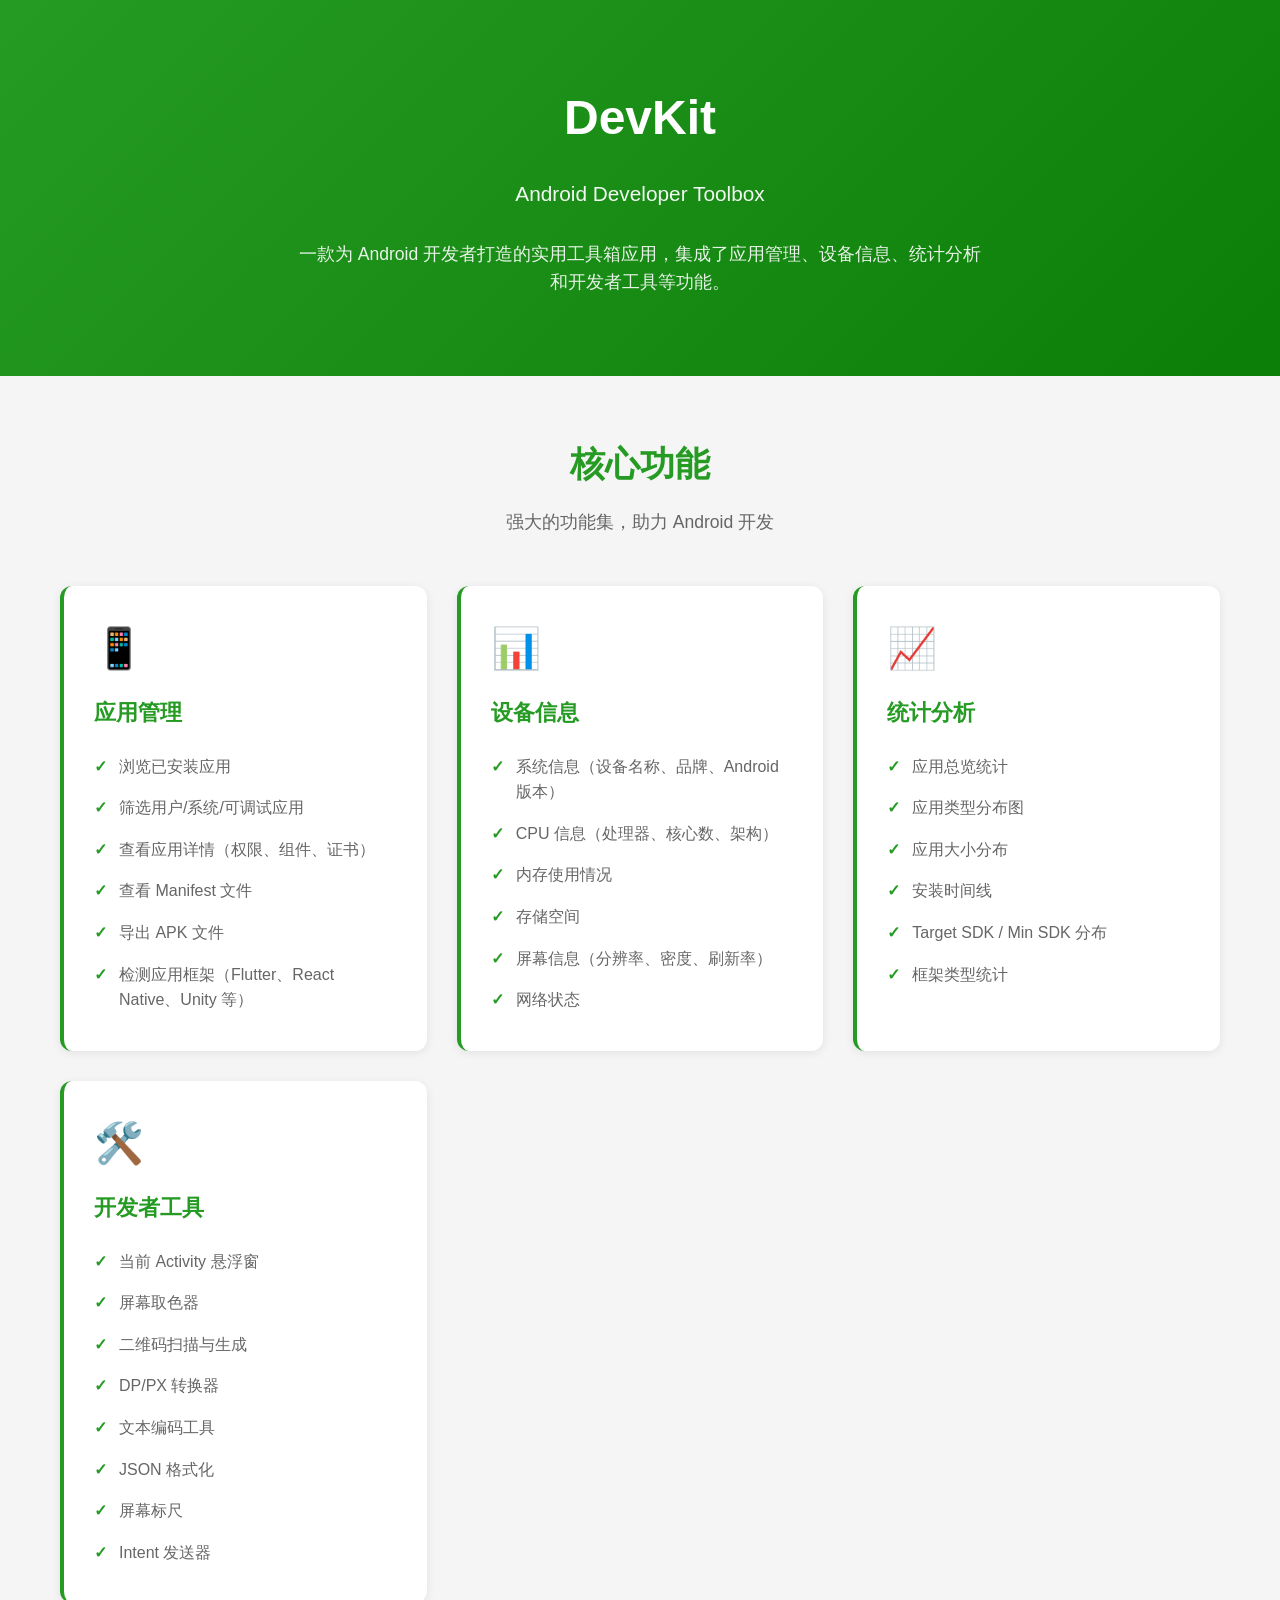
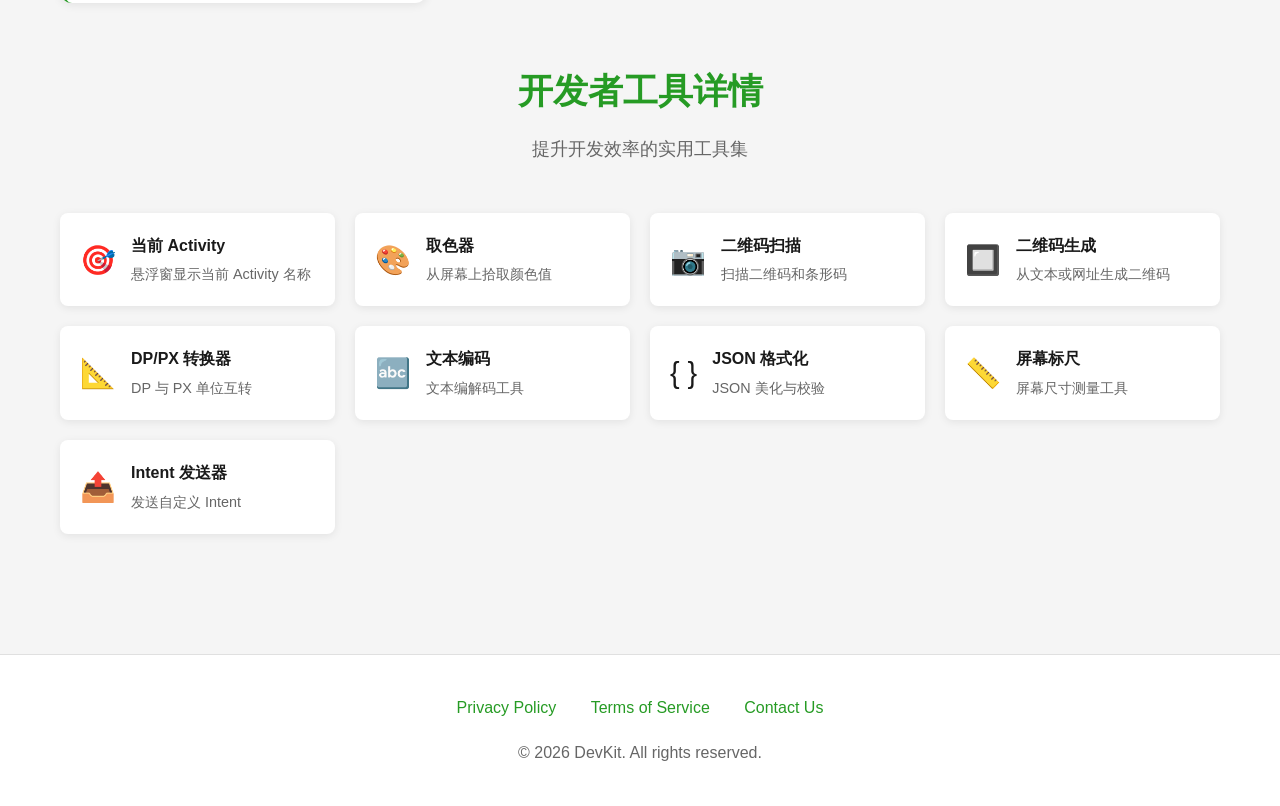
<file: index.html>
<!DOCTYPE html>
<html lang="en">
<head>
    <meta charset="UTF-8">
    <meta name="viewport" content="width=device-width, initial-scale=1.0">
    <title>DevKit - Android Developer Toolbox</title>
    <style>
        * {
            margin: 0;
            padding: 0;
            box-sizing: border-box;
        }
        body {
            font-family: -apple-system, BlinkMacSystemFont, 'Segoe UI', Roboto, Oxygen, Ubuntu, Cantarell, sans-serif;
            line-height: 1.6;
            color: #1A1A1A;
            background: #F5F5F5;
        }

        /* Hero Section */
        .hero {
            background: linear-gradient(135deg, #269b24 0%, #0b7e07 100%);
            color: white;
            padding: 80px 20px;
            text-align: center;
        }
        .hero h1 {
            font-size: 3em;
            margin-bottom: 20px;
            font-weight: 700;
        }
        .hero .subtitle {
            font-size: 1.3em;
            opacity: 0.95;
            margin-bottom: 30px;
        }
        .hero .description {
            font-size: 1.1em;
            max-width: 700px;
            margin: 0 auto;
            opacity: 0.9;
        }

        /* Container */
        .container {
            max-width: 1200px;
            margin: 0 auto;
            padding: 60px 20px;
        }

        /* Features Section */
        .features-grid {
            display: grid;
            grid-template-columns: repeat(auto-fit, minmax(280px, 1fr));
            gap: 30px;
            margin-bottom: 60px;
        }
        .feature-card {
            background: white;
            padding: 30px;
            border-radius: 12px;
            box-shadow: 0 2px 10px rgba(0,0,0,0.08);
            transition: transform 0.3s, box-shadow 0.3s;
            border-left: 4px solid #269b24;
        }
        .feature-card:hover {
            transform: translateY(-5px);
            box-shadow: 0 8px 25px rgba(0,0,0,0.15);
        }
        .feature-icon {
            font-size: 2.5em;
            margin-bottom: 15px;
        }
        .feature-card h3 {
            color: #269b24;
            font-size: 1.4em;
            margin-bottom: 15px;
        }
        .feature-card ul {
            list-style: none;
            padding: 0;
        }
        .feature-card li {
            padding: 8px 0;
            color: #666666;
            position: relative;
            padding-left: 25px;
        }
        .feature-card li:before {
            content: "✓";
            position: absolute;
            left: 0;
            color: #269b24;
            font-weight: bold;
        }

        /* Section Headers */
        .section-header {
            text-align: center;
            margin-bottom: 50px;
        }
        .section-header h2 {
            color: #269b24;
            font-size: 2.2em;
            margin-bottom: 15px;
        }
        .section-header p {
            color: #666666;
            font-size: 1.1em;
        }

        /* Tools Grid */
        .tools-grid {
            display: grid;
            grid-template-columns: repeat(auto-fit, minmax(250px, 1fr));
            gap: 20px;
            margin-bottom: 60px;
        }
        .tool-item {
            background: white;
            padding: 20px;
            border-radius: 8px;
            box-shadow: 0 2px 8px rgba(0,0,0,0.08);
            display: flex;
            align-items: center;
            gap: 15px;
            transition: transform 0.2s;
        }
        .tool-item:hover {
            transform: translateX(5px);
        }
        .tool-icon {
            font-size: 1.8em;
        }
        .tool-info h4 {
            color: #1A1A1A;
            margin-bottom: 5px;
        }
        .tool-info p {
            color: #666666;
            font-size: 0.9em;
        }

        /* Footer */
        footer {
            background: white;
            padding: 40px 20px;
            text-align: center;
            border-top: 1px solid #E0E0E0;
        }
        .footer-links {
            margin-bottom: 20px;
        }
        .footer-links a {
            color: #269b24;
            text-decoration: none;
            margin: 0 15px;
            font-weight: 500;
        }
        .footer-links a:hover {
            text-decoration: underline;
        }
        footer p {
            color: #666666;
        }

        @media (max-width: 768px) {
            .hero h1 {
                font-size: 2em;
            }
            .hero .subtitle {
                font-size: 1.1em;
            }
            .features-grid,
            .tools-grid {
                grid-template-columns: 1fr;
            }
        }
    </style>
</head>
<body>
    <!-- Hero Section -->
    <div class="hero">
        <h1>DevKit</h1>
        <p class="subtitle">Android Developer Toolbox</p>
        <p class="description">一款为 Android 开发者打造的实用工具箱应用，集成了应用管理、设备信息、统计分析和开发者工具等功能。</p>
    </div>

    <!-- Main Features -->
    <div class="container">
        <div class="section-header">
            <h2>核心功能</h2>
            <p>强大的功能集，助力 Android 开发</p>
        </div>

        <div class="features-grid">
            <!-- App Management -->
            <div class="feature-card">
                <div class="feature-icon">📱</div>
                <h3>应用管理</h3>
                <ul>
                    <li>浏览已安装应用</li>
                    <li>筛选用户/系统/可调试应用</li>
                    <li>查看应用详情（权限、组件、证书）</li>
                    <li>查看 Manifest 文件</li>
                    <li>导出 APK 文件</li>
                    <li>检测应用框架（Flutter、React Native、Unity 等）</li>
                </ul>
            </div>

            <!-- Device Info -->
            <div class="feature-card">
                <div class="feature-icon">📊</div>
                <h3>设备信息</h3>
                <ul>
                    <li>系统信息（设备名称、品牌、Android 版本）</li>
                    <li>CPU 信息（处理器、核心数、架构）</li>
                    <li>内存使用情况</li>
                    <li>存储空间</li>
                    <li>屏幕信息（分辨率、密度、刷新率）</li>
                    <li>网络状态</li>
                </ul>
            </div>

            <!-- Statistics -->
            <div class="feature-card">
                <div class="feature-icon">📈</div>
                <h3>统计分析</h3>
                <ul>
                    <li>应用总览统计</li>
                    <li>应用类型分布图</li>
                    <li>应用大小分布</li>
                    <li>安装时间线</li>
                    <li>Target SDK / Min SDK 分布</li>
                    <li>框架类型统计</li>
                </ul>
            </div>

            <!-- Developer Tools -->
            <div class="feature-card">
                <div class="feature-icon">🛠️</div>
                <h3>开发者工具</h3>
                <ul>
                    <li>当前 Activity 悬浮窗</li>
                    <li>屏幕取色器</li>
                    <li>二维码扫描与生成</li>
                    <li>DP/PX 转换器</li>
                    <li>文本编码工具</li>
                    <li>JSON 格式化</li>
                    <li>屏幕标尺</li>
                    <li>Intent 发送器</li>
                </ul>
            </div>
        </div>

        <!-- Developer Tools Detail -->
        <div class="section-header">
            <h2>开发者工具详情</h2>
            <p>提升开发效率的实用工具集</p>
        </div>

        <div class="tools-grid">
            <div class="tool-item">
                <div class="tool-icon">🎯</div>
                <div class="tool-info">
                    <h4>当前 Activity</h4>
                    <p>悬浮窗显示当前 Activity 名称</p>
                </div>
            </div>

            <div class="tool-item">
                <div class="tool-icon">🎨</div>
                <div class="tool-info">
                    <h4>取色器</h4>
                    <p>从屏幕上拾取颜色值</p>
                </div>
            </div>

            <div class="tool-item">
                <div class="tool-icon">📷</div>
                <div class="tool-info">
                    <h4>二维码扫描</h4>
                    <p>扫描二维码和条形码</p>
                </div>
            </div>

            <div class="tool-item">
                <div class="tool-icon">🔲</div>
                <div class="tool-info">
                    <h4>二维码生成</h4>
                    <p>从文本或网址生成二维码</p>
                </div>
            </div>

            <div class="tool-item">
                <div class="tool-icon">📐</div>
                <div class="tool-info">
                    <h4>DP/PX 转换器</h4>
                    <p>DP 与 PX 单位互转</p>
                </div>
            </div>

            <div class="tool-item">
                <div class="tool-icon">🔤</div>
                <div class="tool-info">
                    <h4>文本编码</h4>
                    <p>文本编解码工具</p>
                </div>
            </div>

            <div class="tool-item">
                <div class="tool-icon">{ }</div>
                <div class="tool-info">
                    <h4>JSON 格式化</h4>
                    <p>JSON 美化与校验</p>
                </div>
            </div>

            <div class="tool-item">
                <div class="tool-icon">📏</div>
                <div class="tool-info">
                    <h4>屏幕标尺</h4>
                    <p>屏幕尺寸测量工具</p>
                </div>
            </div>

            <div class="tool-item">
                <div class="tool-icon">📤</div>
                <div class="tool-info">
                    <h4>Intent 发送器</h4>
                    <p>发送自定义 Intent</p>
                </div>
            </div>
        </div>
    </div>

    <!-- Footer -->
    <footer>
        <div class="footer-links">
            <a href="privacy.html">Privacy Policy</a>
            <a href="terms.html">Terms of Service</a>
            <a href="mailto:kemp.xu@foxmail.com">Contact Us</a>
        </div>
        <p>&copy; 2026 DevKit. All rights reserved.</p>
    </footer>
</body>
</html>
</file>
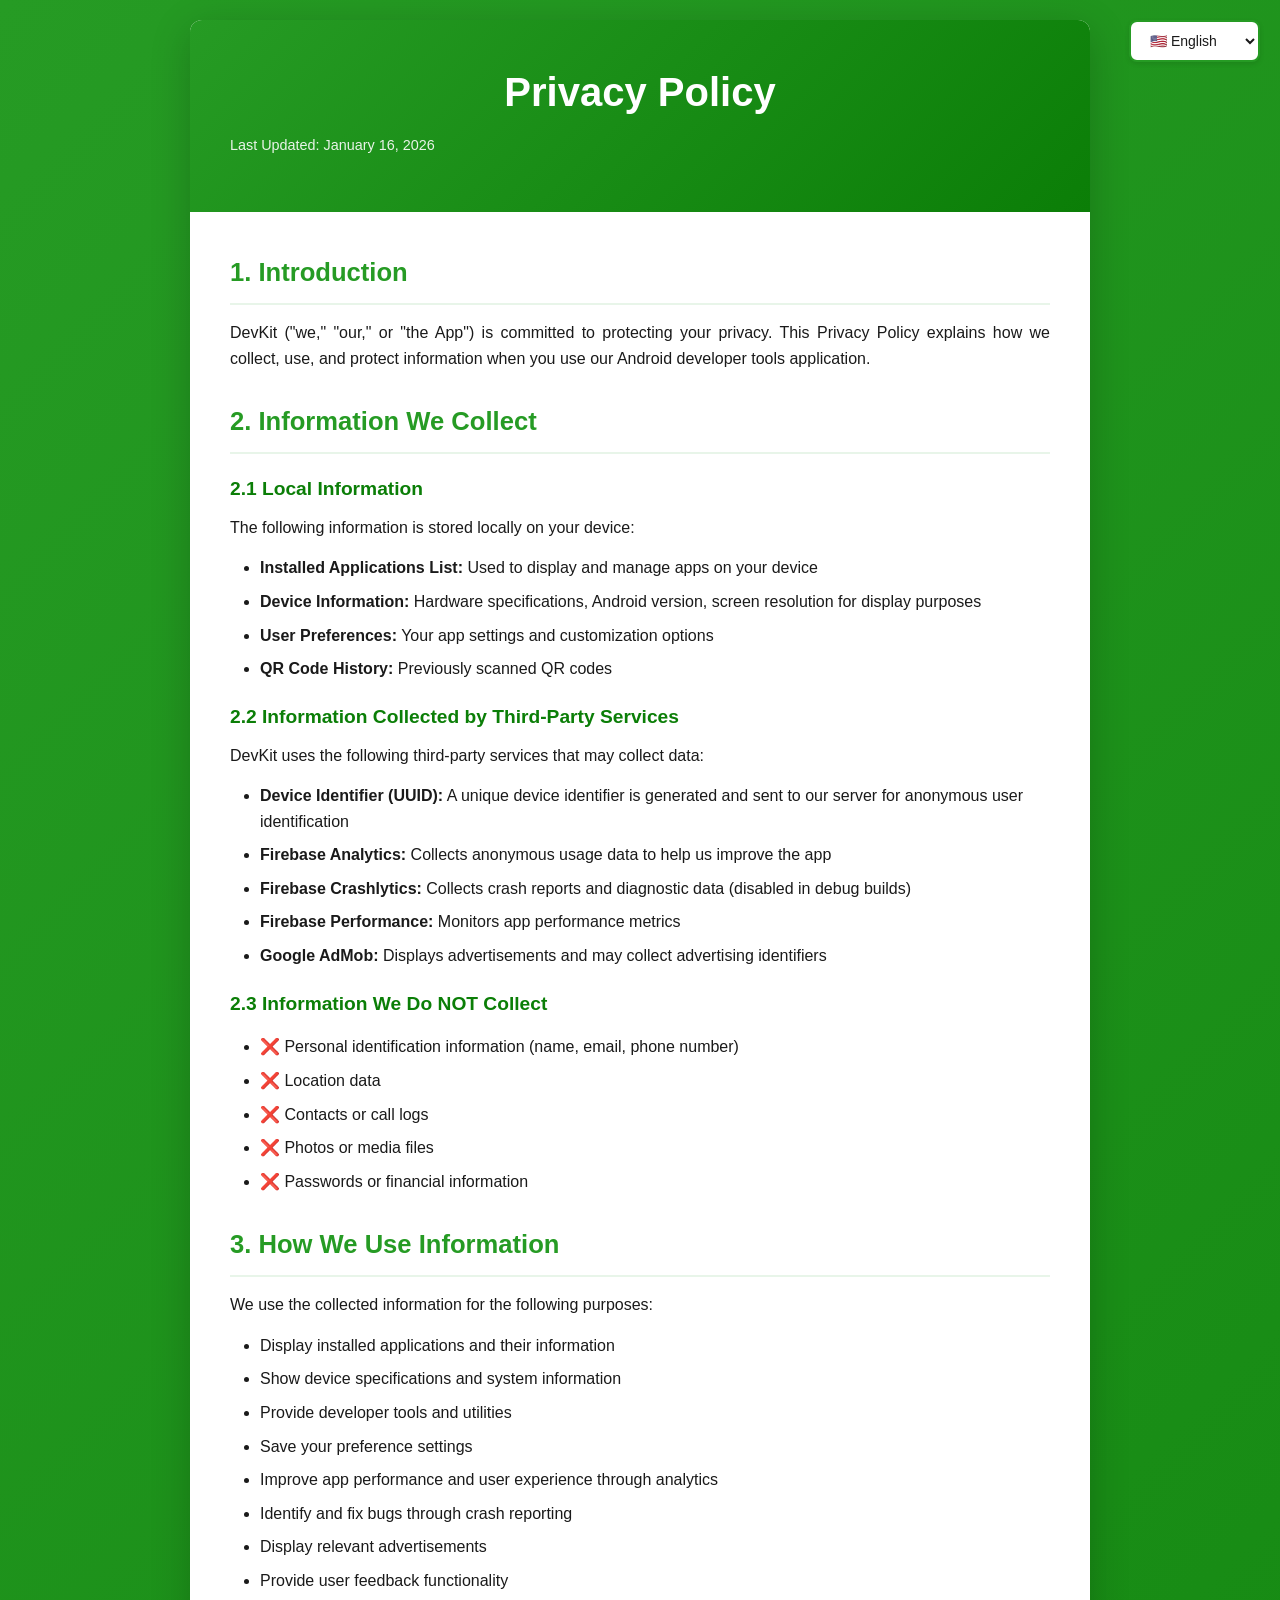
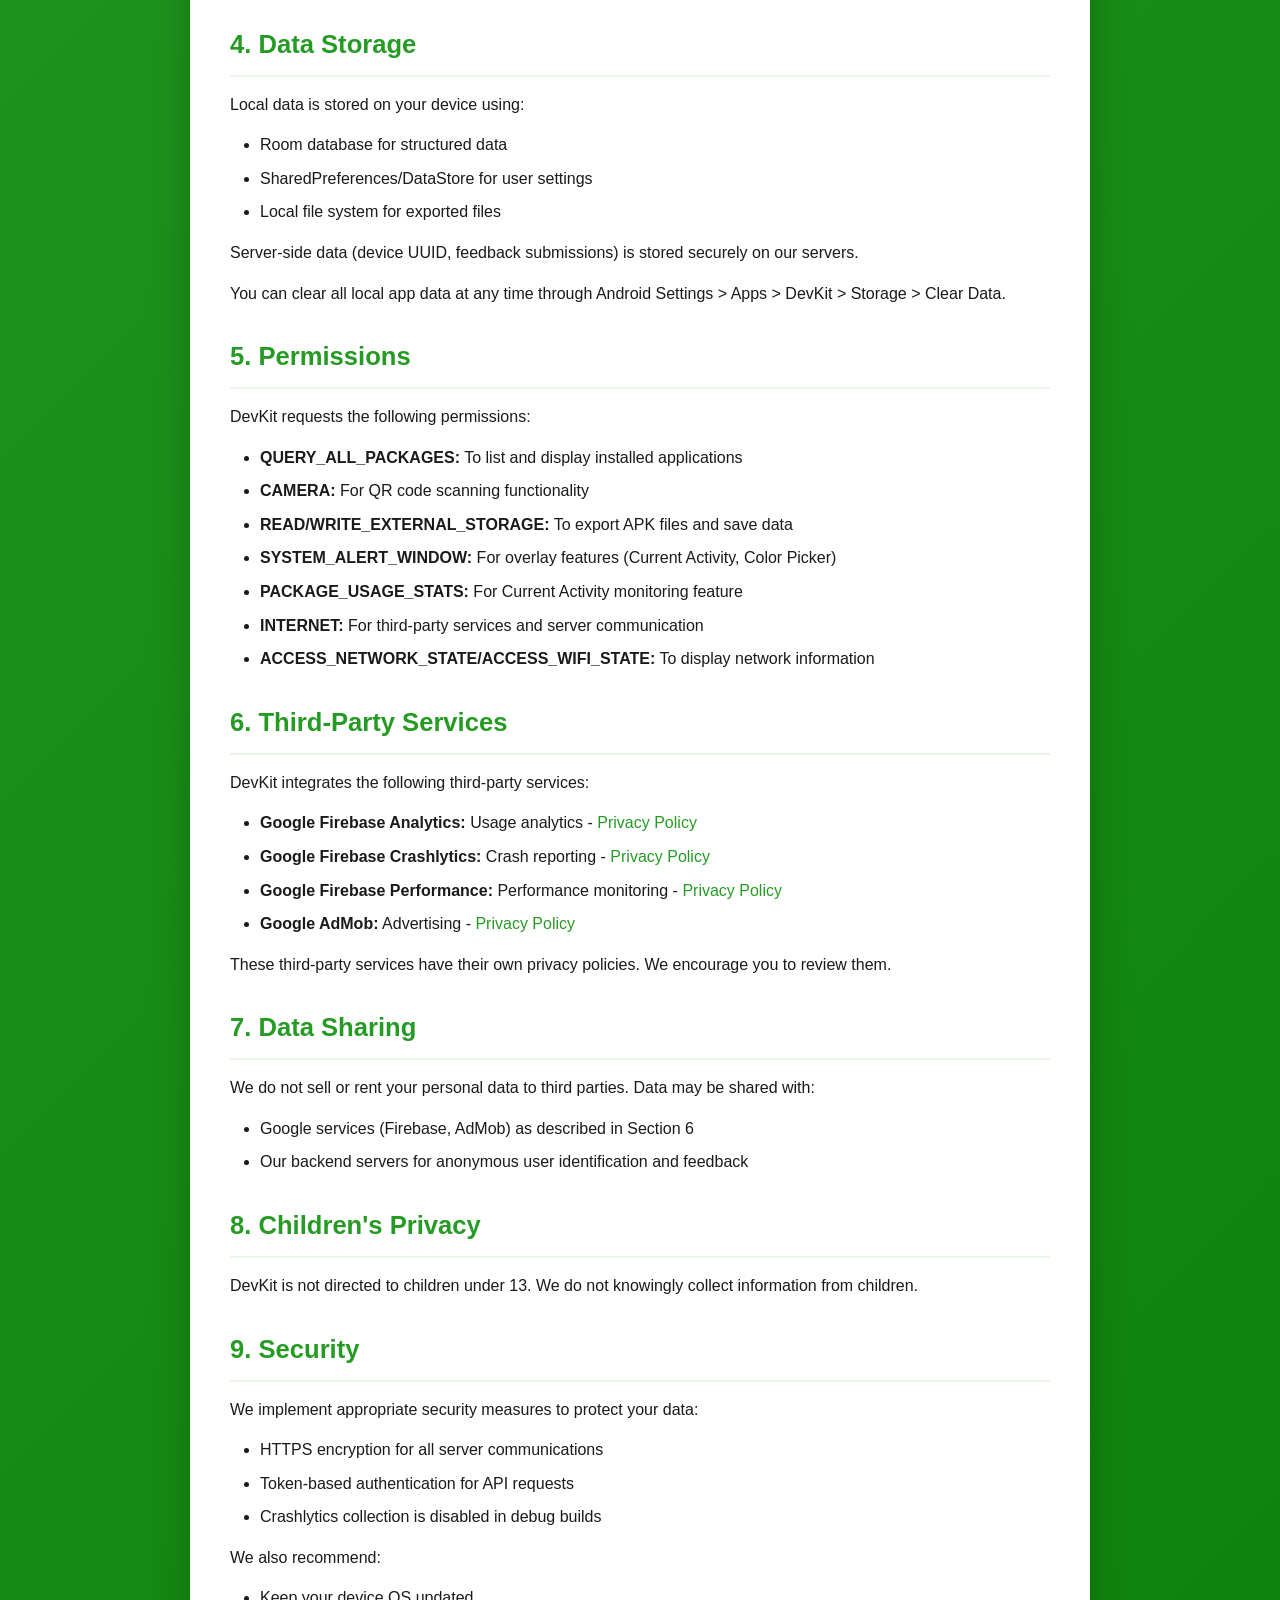
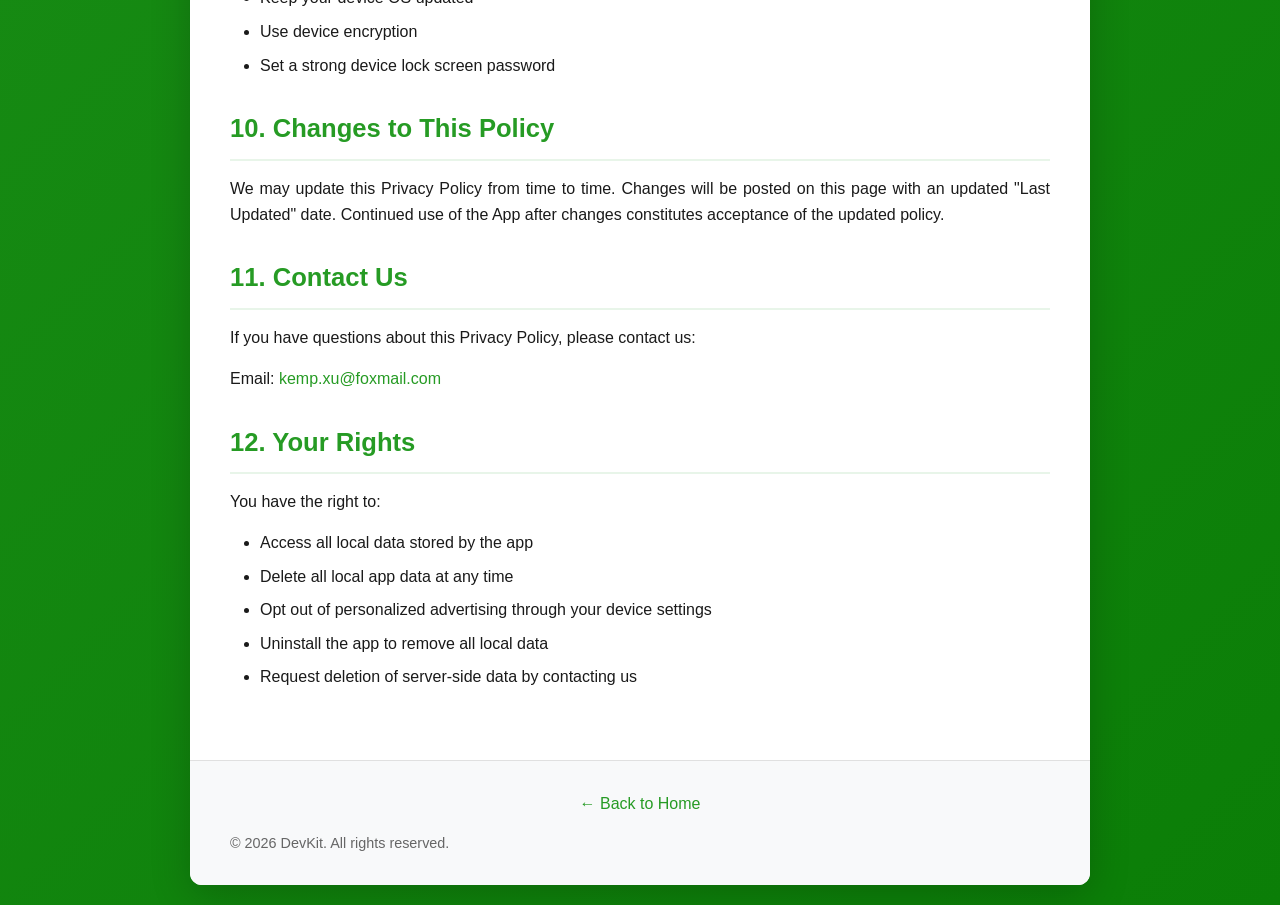
<file: privacy.html>
<!DOCTYPE html>
<html lang="en">
<head>
    <meta charset="UTF-8">
    <meta name="viewport" content="width=device-width, initial-scale=1.0">
    <title>Privacy Policy - DevKit</title>
    <link rel="stylesheet" href="style.css">
</head>
<body>
    <div class="language-switcher">
        <select id="languageSelect" onchange="switchLanguage()">
            <option value="en">🇺🇸 English</option>
            <option value="zh-cn">🇨🇳 简体中文</option>
        </select>
    </div>

    <div class="container">
        <div id="content-container"></div>
    </div>

    <script src="privacy-content.js"></script>
    <script>
        function switchLanguage() {
            const selectedLang = document.getElementById('languageSelect').value;
            const content = privacyContent[selectedLang] || privacyContent['en'];
            
            document.getElementById('content-container').innerHTML = content;
            localStorage.setItem('preferredLanguage', selectedLang);
            
            const titles = {
                'en': 'Privacy Policy - DevKit',
                'zh-cn': '隐私政策 - DevKit'
            };
            document.title = titles[selectedLang] || titles['en'];
        }
        
        window.addEventListener('DOMContentLoaded', function() {
            const savedLang = localStorage.getItem('preferredLanguage') || 'en';
            document.getElementById('languageSelect').value = savedLang;
            switchLanguage();
        });
    </script>
</body>
</html>
</file>
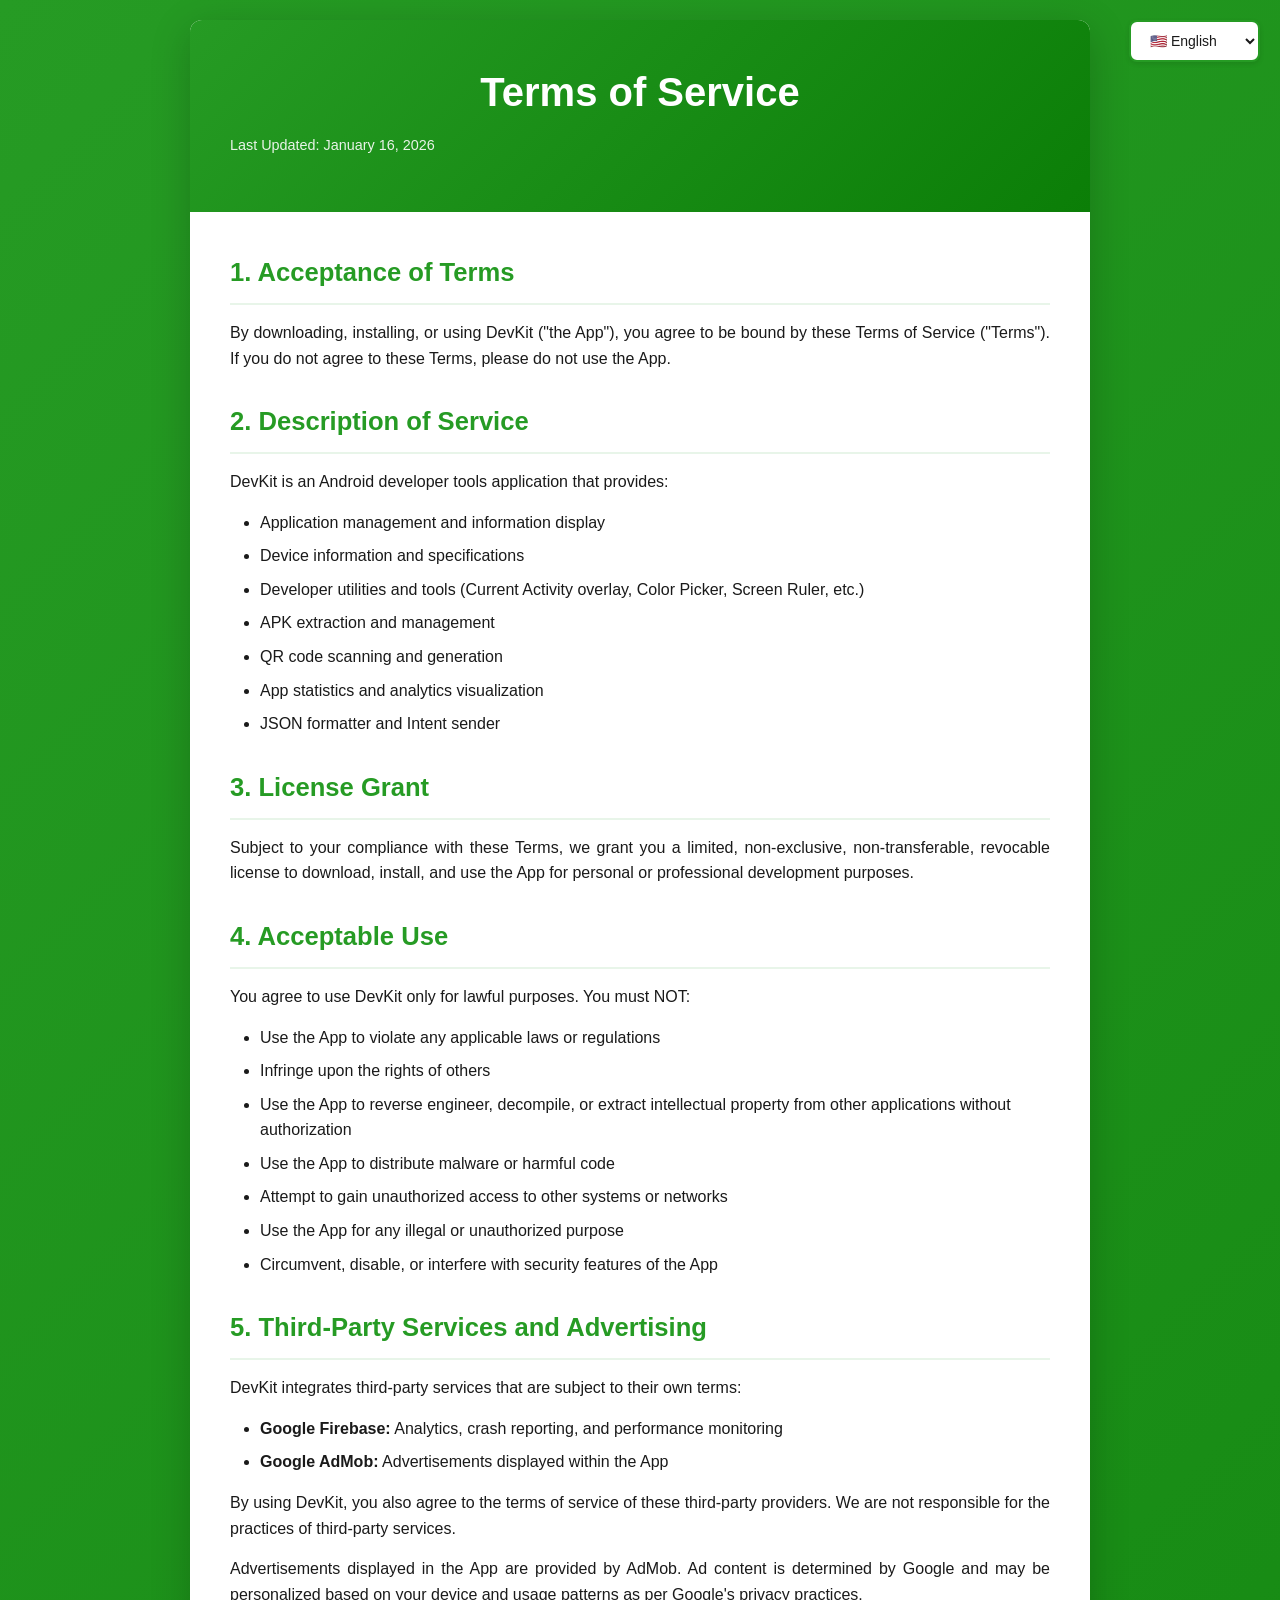
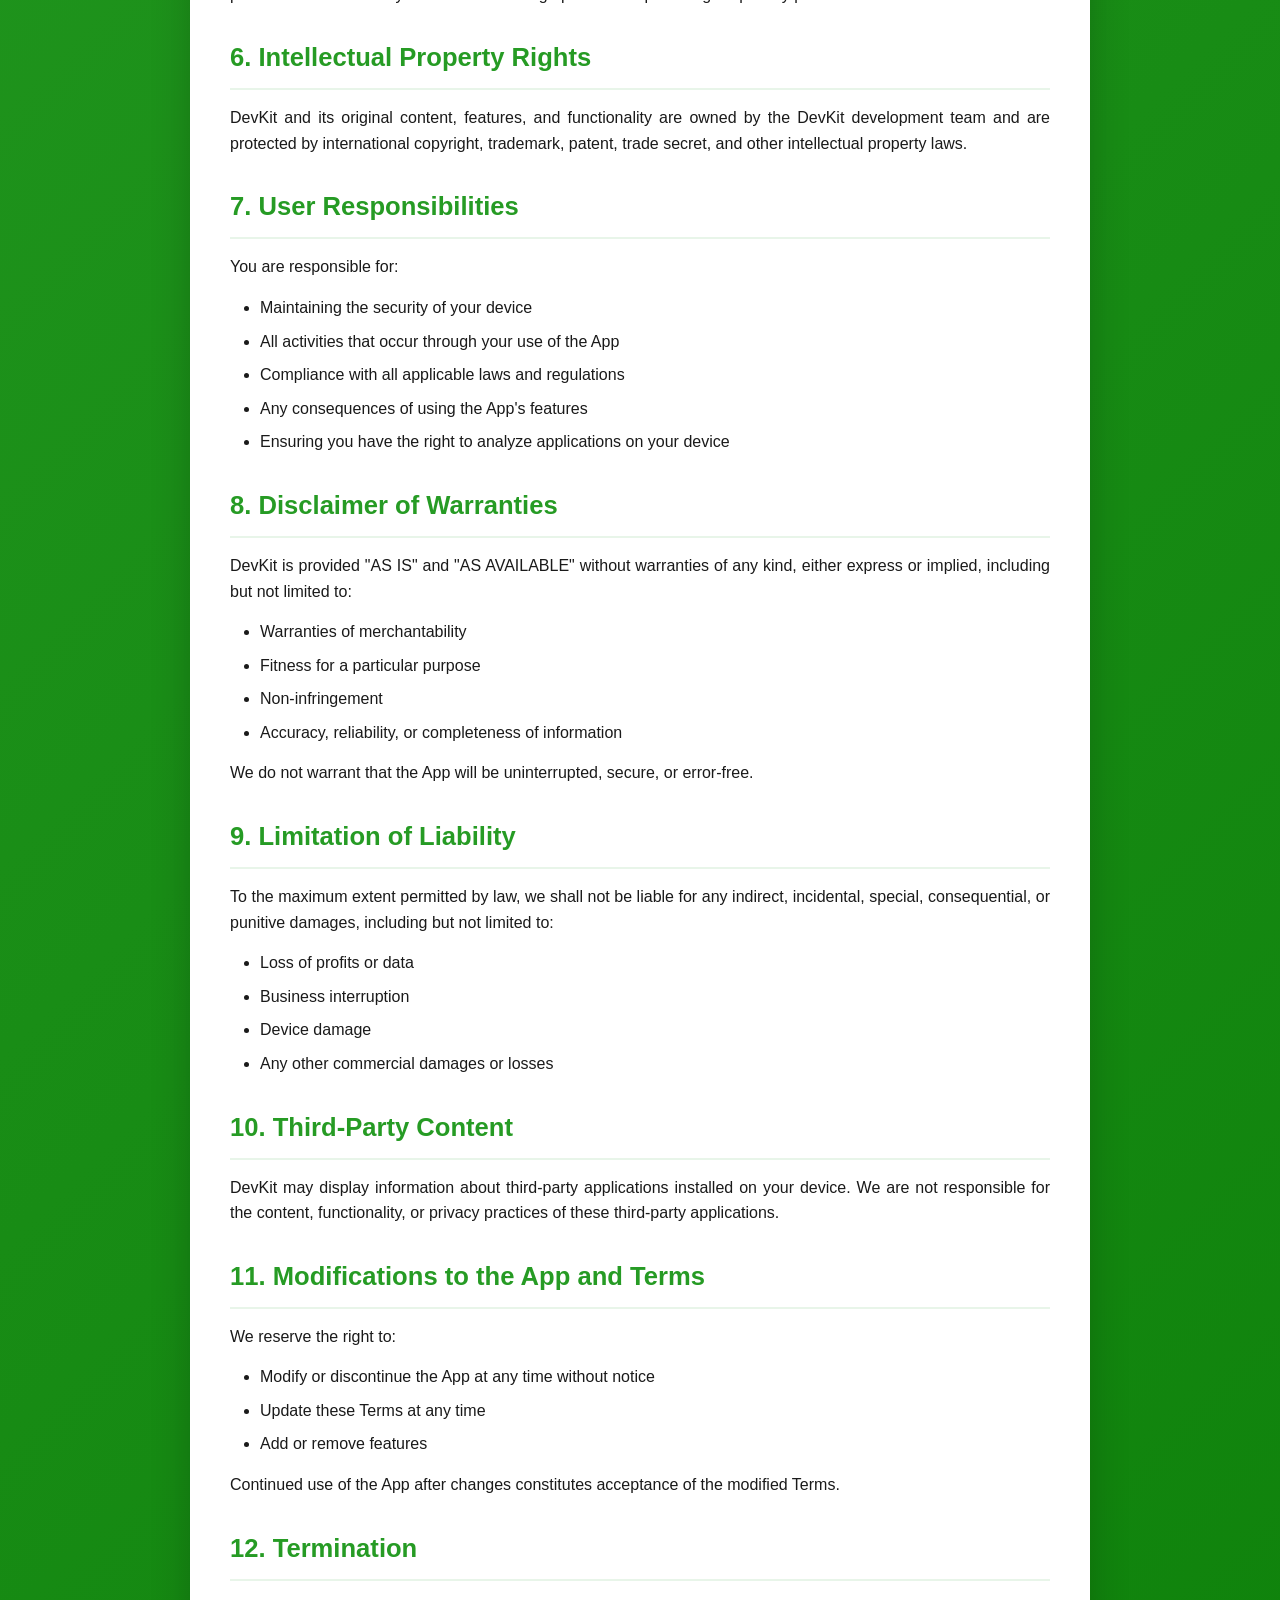
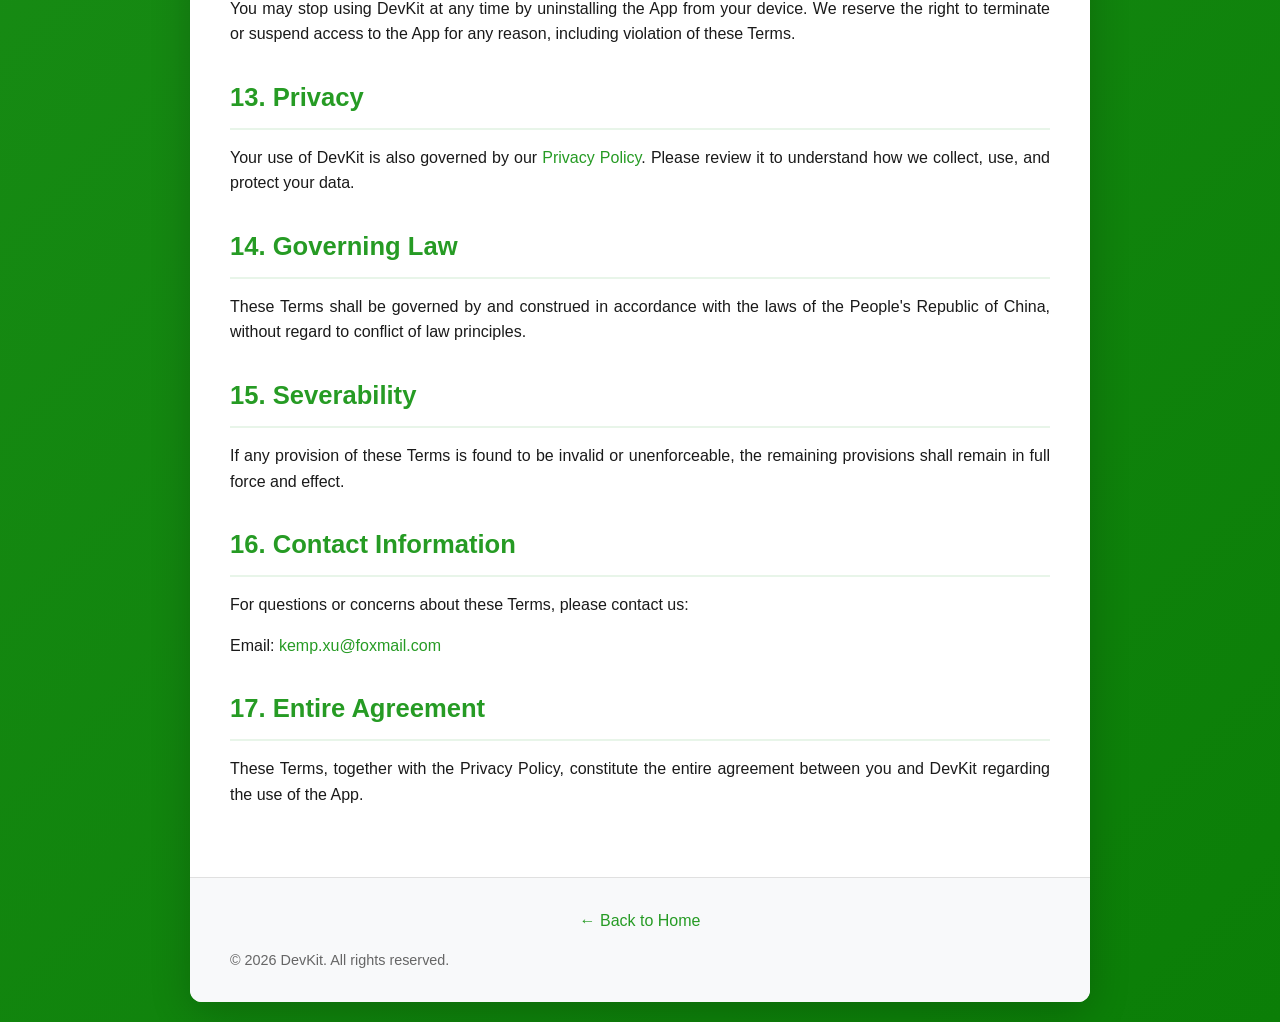
<file: terms.html>
<!DOCTYPE html>
<html lang="en">
<head>
    <meta charset="UTF-8">
    <meta name="viewport" content="width=device-width, initial-scale=1.0">
    <title>Terms of Service - DevKit</title>
    <link rel="stylesheet" href="style.css">
</head>
<body>
    <div class="language-switcher">
        <select id="languageSelect" onchange="switchLanguage()">
            <option value="en">🇺🇸 English</option>
            <option value="zh-cn">🇨🇳 简体中文</option>
        </select>
    </div>

    <div class="container">
        <div id="content-container"></div>
    </div>

    <script src="terms-content.js"></script>
    <script>
        function switchLanguage() {
            const selectedLang = document.getElementById('languageSelect').value;
            const content = termsContent[selectedLang] || termsContent['en'];
            
            document.getElementById('content-container').innerHTML = content;
            localStorage.setItem('preferredLanguage', selectedLang);
            
            const titles = {
                'en': 'Terms of Service - DevKit',
                'zh-cn': '服务条款 - DevKit'
            };
            document.title = titles[selectedLang] || titles['en'];
        }
        
        window.addEventListener('DOMContentLoaded', function() {
            const savedLang = localStorage.getItem('preferredLanguage') || 'en';
            document.getElementById('languageSelect').value = savedLang;
            switchLanguage();
        });
    </script>
</body>
</html>
</file>
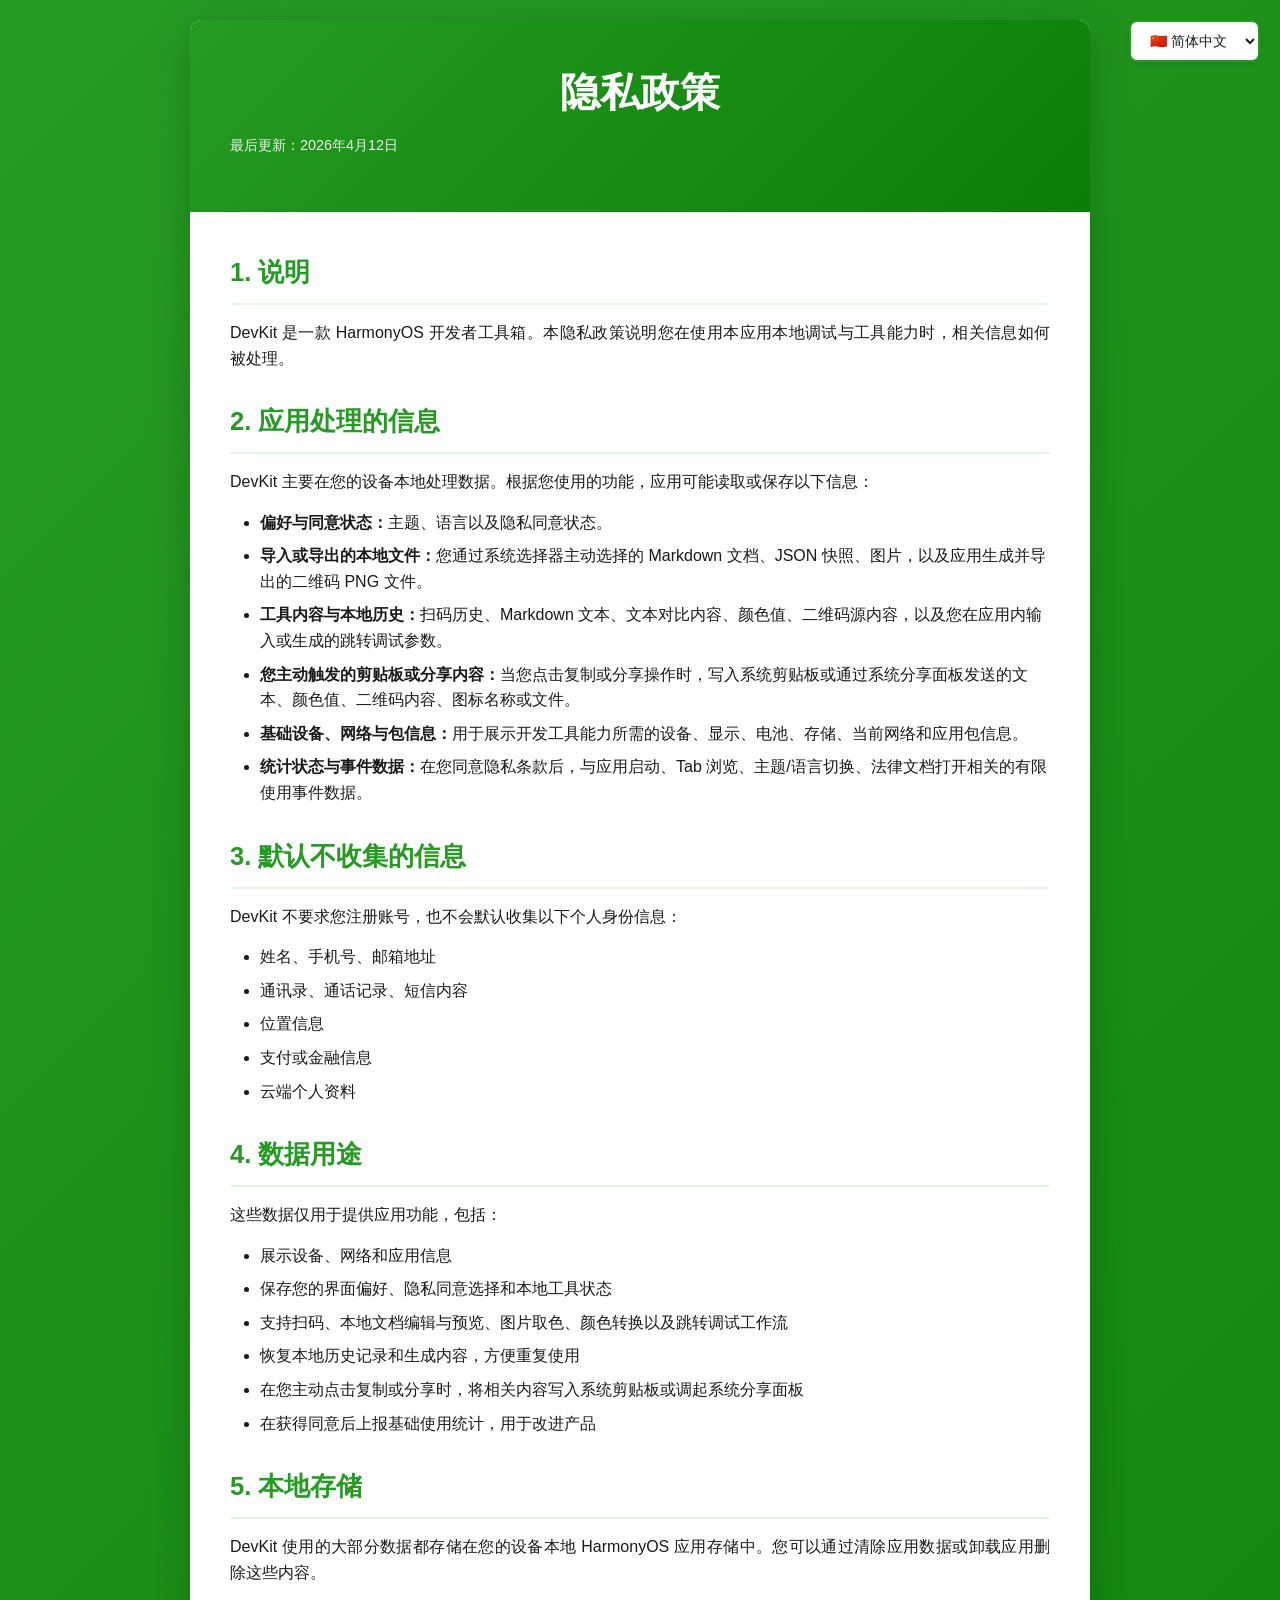
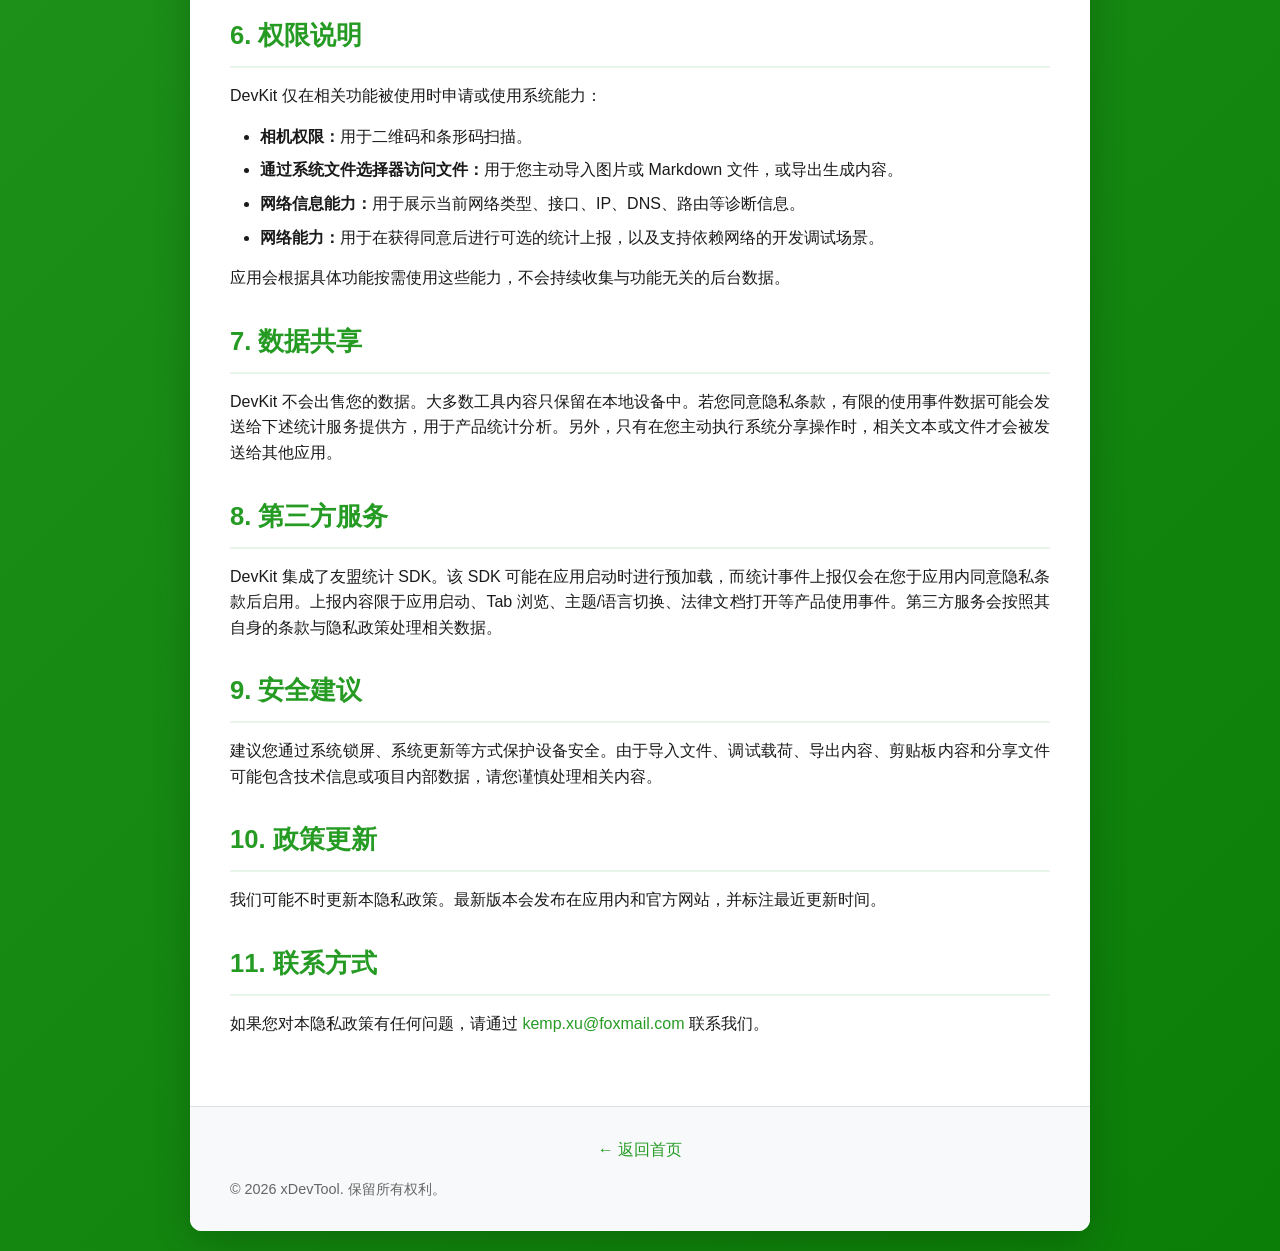
<file: hm/privacy.html>
<!DOCTYPE html>
<html lang="en">
<head>
    <meta charset="UTF-8">
    <meta name="viewport" content="width=device-width, initial-scale=1.0">
    <title>Privacy Policy - DevKit</title>
    <link rel="stylesheet" href="../style.css">
</head>
<body>
    <div class="language-switcher">
        <select id="languageSelect" onchange="switchLanguage()">
            <option value="en">🇺🇸 English</option>
            <option value="zh-cn">🇨🇳 简体中文</option>
        </select>
    </div>

    <div class="container">
        <div id="content-container"></div>
    </div>

    <script src="privacy-content.js"></script>
    <script>
        function normalizeLanguage(value) {
            if (value === 'zh' || value === 'zh-cn') {
                return 'zh-cn';
            }
            return 'en';
        }

        function switchLanguage() {
            const selectedLang = normalizeLanguage(document.getElementById('languageSelect').value);
            const content = privacyContent[selectedLang] || privacyContent['en'];

            document.getElementById('languageSelect').value = selectedLang;
            document.getElementById('content-container').innerHTML = content;
            localStorage.setItem('hmPreferredLanguage', selectedLang);
            history.replaceState(null, '', `${location.pathname}?lang=${selectedLang}`);

            const titles = {
                'en': 'Privacy Policy - DevKit',
                'zh-cn': '隐私政策 - DevKit'
            };
            document.title = titles[selectedLang] || titles['en'];
        }

        window.addEventListener('DOMContentLoaded', function() {
            const queryLang = new URLSearchParams(window.location.search).get('lang');
            const savedLang = normalizeLanguage(queryLang || localStorage.getItem('hmPreferredLanguage') || 'zh-cn');
            document.getElementById('languageSelect').value = savedLang;
            switchLanguage();
        });
    </script>
</body>
</html>
</file>
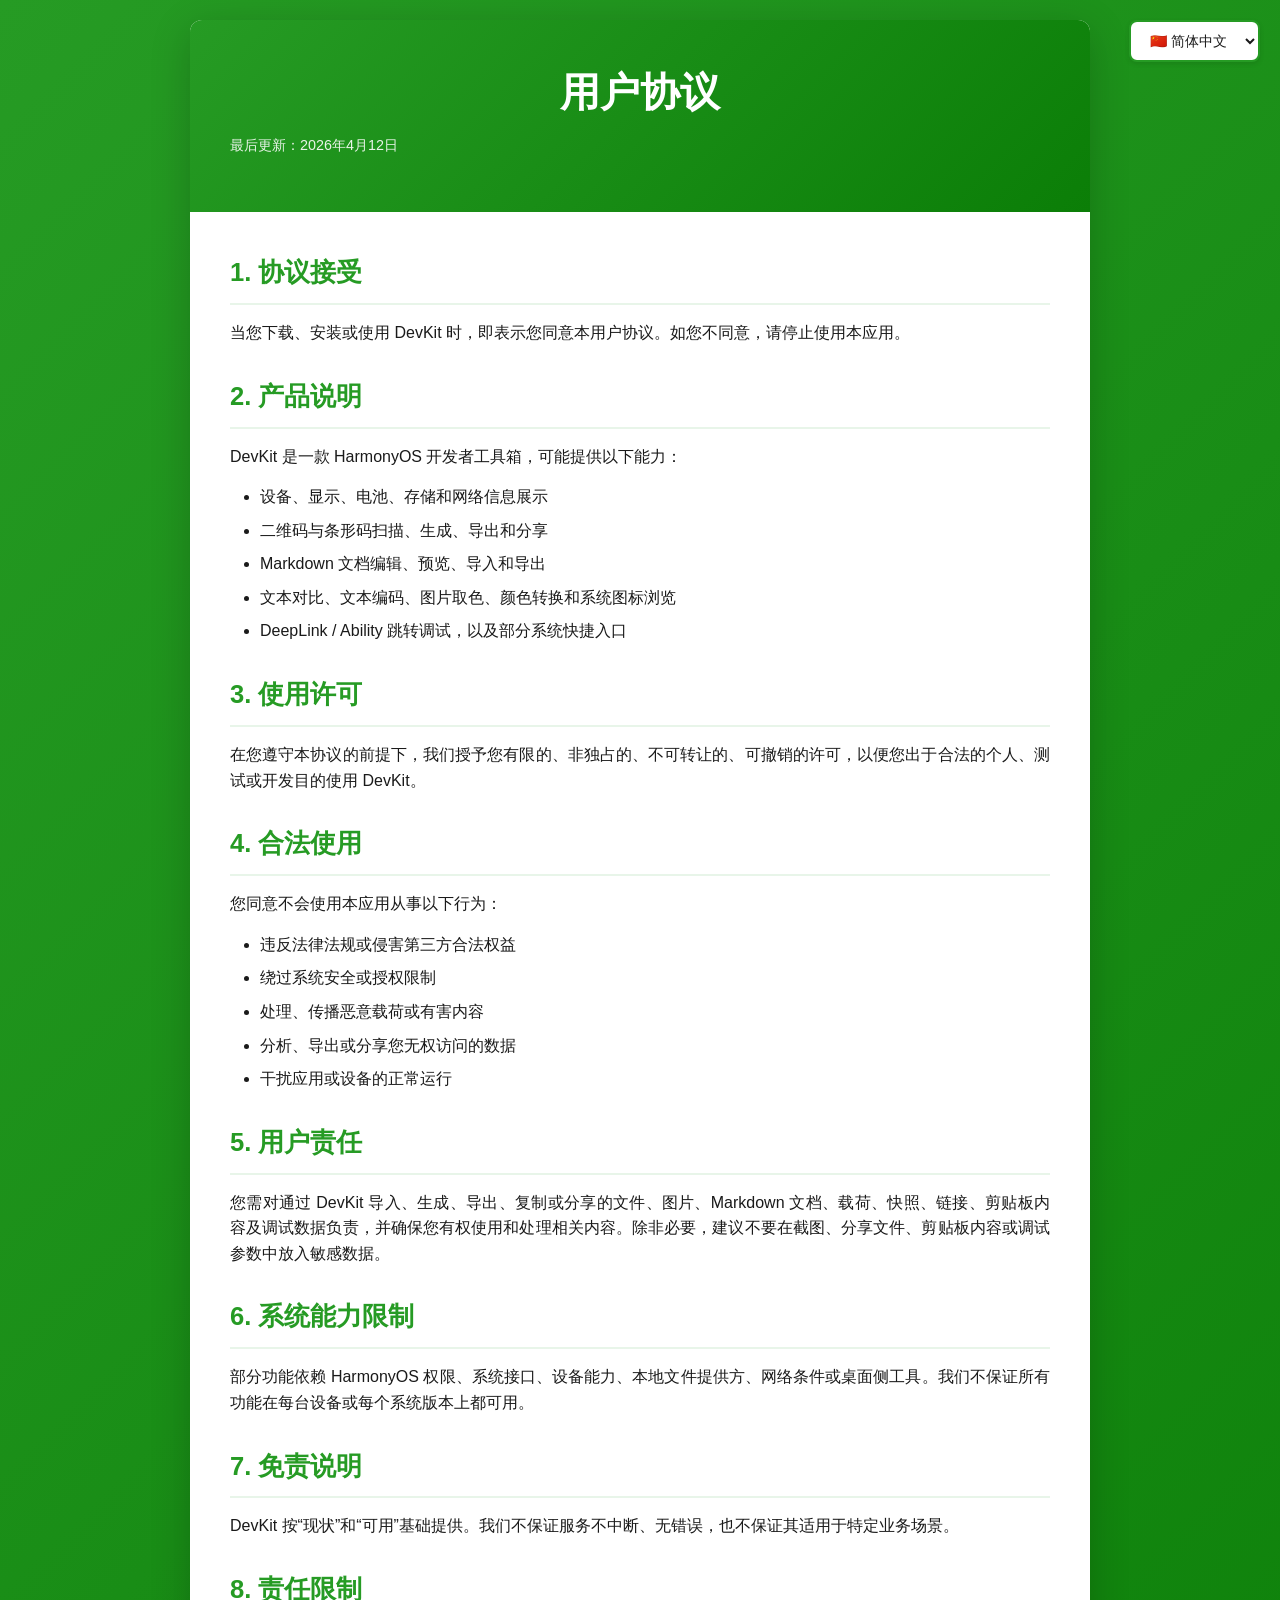
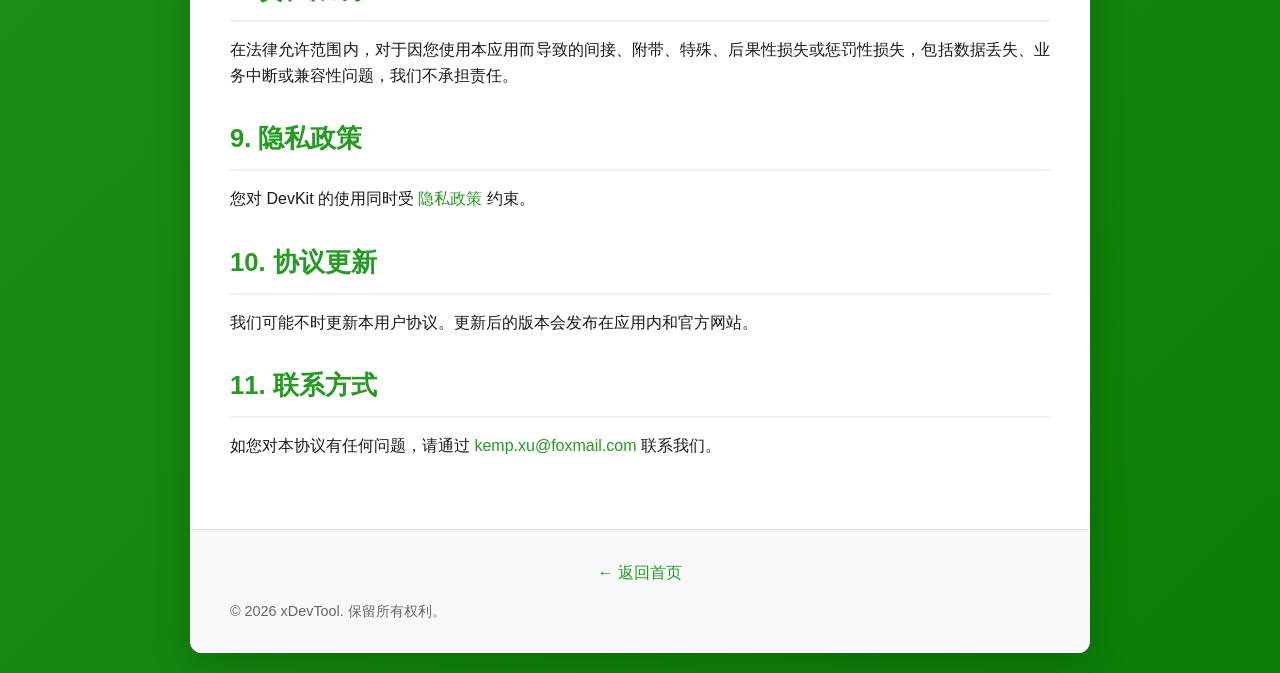
<file: hm/terms.html>
<!DOCTYPE html>
<html lang="en">
<head>
    <meta charset="UTF-8">
    <meta name="viewport" content="width=device-width, initial-scale=1.0">
    <title>User Agreement - DevKit</title>
    <link rel="stylesheet" href="../style.css">
</head>
<body>
    <div class="language-switcher">
        <select id="languageSelect" onchange="switchLanguage()">
            <option value="en">🇺🇸 English</option>
            <option value="zh-cn">🇨🇳 简体中文</option>
        </select>
    </div>

    <div class="container">
        <div id="content-container"></div>
    </div>

    <script src="terms-content.js"></script>
    <script>
        function normalizeLanguage(value) {
            if (value === 'zh' || value === 'zh-cn') {
                return 'zh-cn';
            }
            return 'en';
        }

        function switchLanguage() {
            const selectedLang = normalizeLanguage(document.getElementById('languageSelect').value);
            const content = termsContent[selectedLang] || termsContent['en'];

            document.getElementById('languageSelect').value = selectedLang;
            document.getElementById('content-container').innerHTML = content;
            localStorage.setItem('hmPreferredLanguage', selectedLang);
            history.replaceState(null, '', `${location.pathname}?lang=${selectedLang}`);

            const titles = {
                'en': 'User Agreement - DevKit',
                'zh-cn': '用户协议 - DevKit'
            };
            document.title = titles[selectedLang] || titles['en'];
        }

        window.addEventListener('DOMContentLoaded', function() {
            const queryLang = new URLSearchParams(window.location.search).get('lang');
            const savedLang = normalizeLanguage(queryLang || localStorage.getItem('hmPreferredLanguage') || 'zh-cn');
            document.getElementById('languageSelect').value = savedLang;
            switchLanguage();
        });
    </script>
</body>
</html>
</file>
<file: style.css>
* {
    margin: 0;
    padding: 0;
    box-sizing: border-box;
}

body {
    font-family: -apple-system, BlinkMacSystemFont, 'Segoe UI', Roboto, Oxygen, Ubuntu, Cantarell, 'Helvetica Neue', sans-serif;
    line-height: 1.6;
    color: #1A1A1A;
    background: linear-gradient(135deg, #269b24 0%, #0b7e07 100%);
    min-height: 100vh;
    padding: 20px;
}

.container {
    max-width: 900px;
    margin: 0 auto;
    background: white;
    border-radius: 12px;
    box-shadow: 0 10px 40px rgba(0,0,0,0.2);
    overflow: hidden;
}

.header {
    background: linear-gradient(135deg, #269b24 0%, #0b7e07 100%);
    color: white;
    padding: 40px;
    text-align: center;
}

.header h1 {
    font-size: 2.5em;
    margin-bottom: 10px;
}

.last-updated {
    font-size: 0.9em;
    opacity: 0.9;
}

.content {
    padding: 40px;
}

section {
    margin-bottom: 30px;
}

h2 {
    color: #269b24;
    font-size: 1.6em;
    margin-bottom: 15px;
    padding-bottom: 10px;
    border-bottom: 2px solid #E8F5E9;
}

h3 {
    color: #0b7e07;
    font-size: 1.2em;
    margin: 20px 0 10px 0;
}

p {
    margin-bottom: 15px;
    text-align: justify;
}

ul {
    margin: 15px 0 15px 30px;
}

li {
    margin-bottom: 8px;
}

strong {
    color: #1A1A1A;
}

a {
    color: #269b24;
    text-decoration: none;
    transition: color 0.3s;
}

a:hover {
    color: #0b7e07;
    text-decoration: underline;
}

.footer {
    background: #f8f9fa;
    padding: 30px 40px;
    text-align: center;
    border-top: 1px solid #E0E0E0;
}

.footer a {
    display: inline-block;
    margin-bottom: 15px;
    font-weight: 500;
}

.footer p {
    color: #666666;
    font-size: 0.9em;
    margin: 0;
}

@media (max-width: 768px) {
    body {
        padding: 10px;
    }
    
    .header {
        padding: 30px 20px;
    }
    
    .header h1 {
        font-size: 2em;
    }
    
    .content {
        padding: 20px;
    }
    
    .footer {
        padding: 20px;
    }
    
    h2 {
        font-size: 1.4em;
    }
}

/* Language Switcher */
.language-switcher {
    position: fixed;
    top: 20px;
    right: 20px;
    z-index: 1000;
}

.language-switcher select {
    padding: 10px 15px;
    font-size: 14px;
    border: 2px solid #269b24;
    border-radius: 8px;
    background-color: white;
    color: #1A1A1A;
    cursor: pointer;
    outline: none;
    transition: all 0.3s ease;
    box-shadow: 0 2px 5px rgba(0,0,0,0.1);
}

.language-switcher select:hover {
    border-color: #0b7e07;
    box-shadow: 0 4px 8px rgba(0,0,0,0.15);
}

.language-switcher select:focus {
    border-color: #0b7e07;
    box-shadow: 0 0 0 3px rgba(38, 155, 36, 0.1);
}

.language-content {
    animation: fadeIn 0.3s ease-in;
}

@keyframes fadeIn {
    from {
        opacity: 0;
        transform: translateY(10px);
    }
    to {
        opacity: 1;
        transform: translateY(0);
    }
}

@media (max-width: 768px) {
    .language-switcher {
        position: static;
        text-align: center;
        margin-bottom: 20px;
    }

    .language-switcher select {
        width: 100%;
        max-width: 300px;
    }
}
</file>
